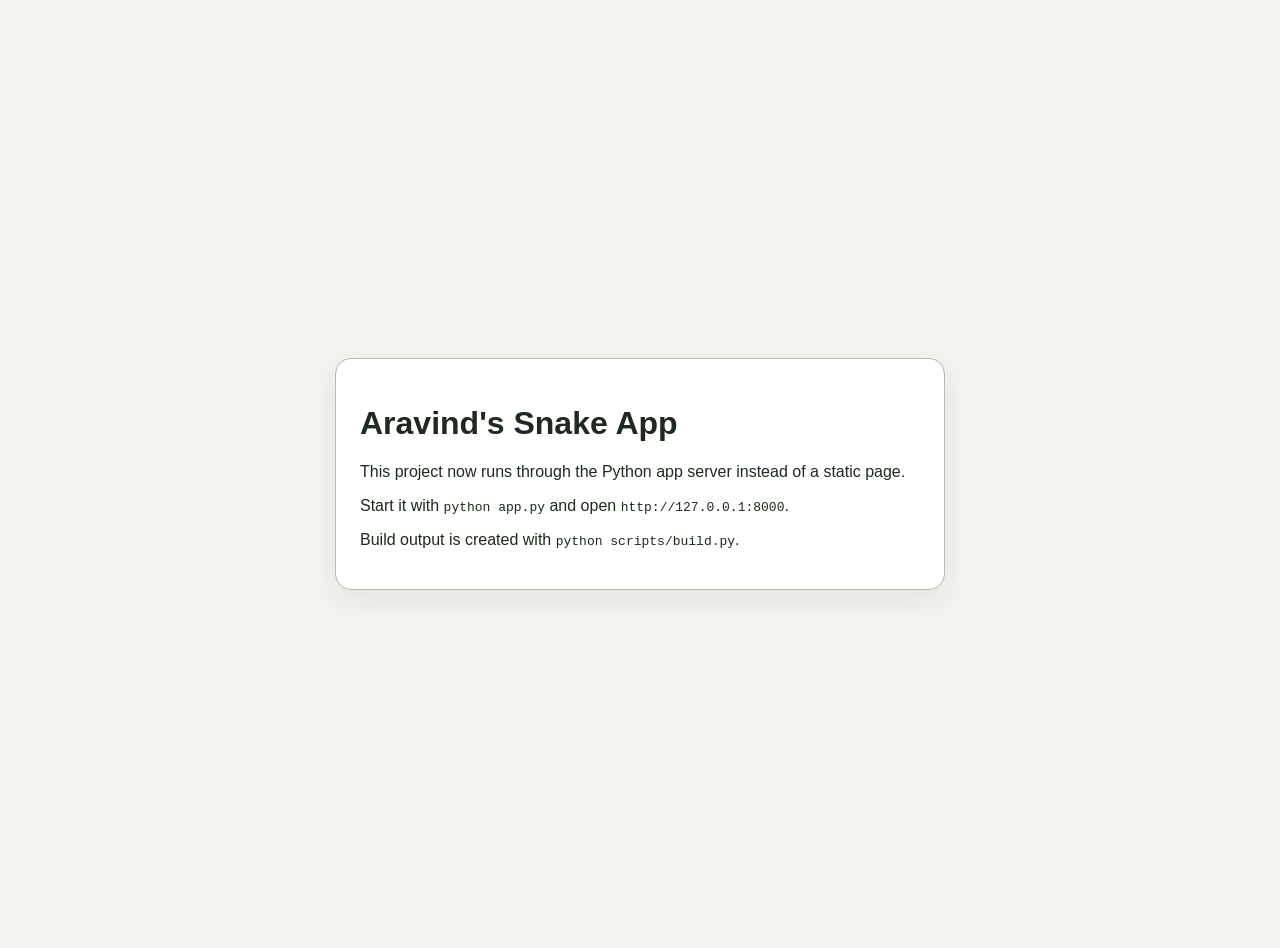
<file: index.html>
<!DOCTYPE html>
<html lang="en">
  <head>
    <meta charset="UTF-8" />
    <meta name="viewport" content="width=device-width, initial-scale=1.0" />
    <title>Aravind's Snake App</title>
    <style>
      body {
        margin: 0;
        min-height: 100vh;
        display: grid;
        place-items: center;
        padding: 24px;
        font-family: "Segoe UI", Tahoma, Geneva, Verdana, sans-serif;
        background: #f3f4ef;
        color: #1d2a1d;
      }

      main {
        width: min(100%, 560px);
        background: #ffffff;
        border: 1px solid #b5bcab;
        border-radius: 16px;
        padding: 24px;
        box-shadow: 0 10px 30px rgba(29, 42, 29, 0.08);
      }
    </style>
  </head>
  <body>
    <main>
      <h1>Aravind's Snake App</h1>
      <p>This project now runs through the Python app server instead of a static page.</p>
      <p>Start it with <code>python app.py</code> and open <code>http://127.0.0.1:8000</code>.</p>
      <p>Build output is created with <code>python scripts/build.py</code>.</p>
    </main>
  </body>
</html>
</file>
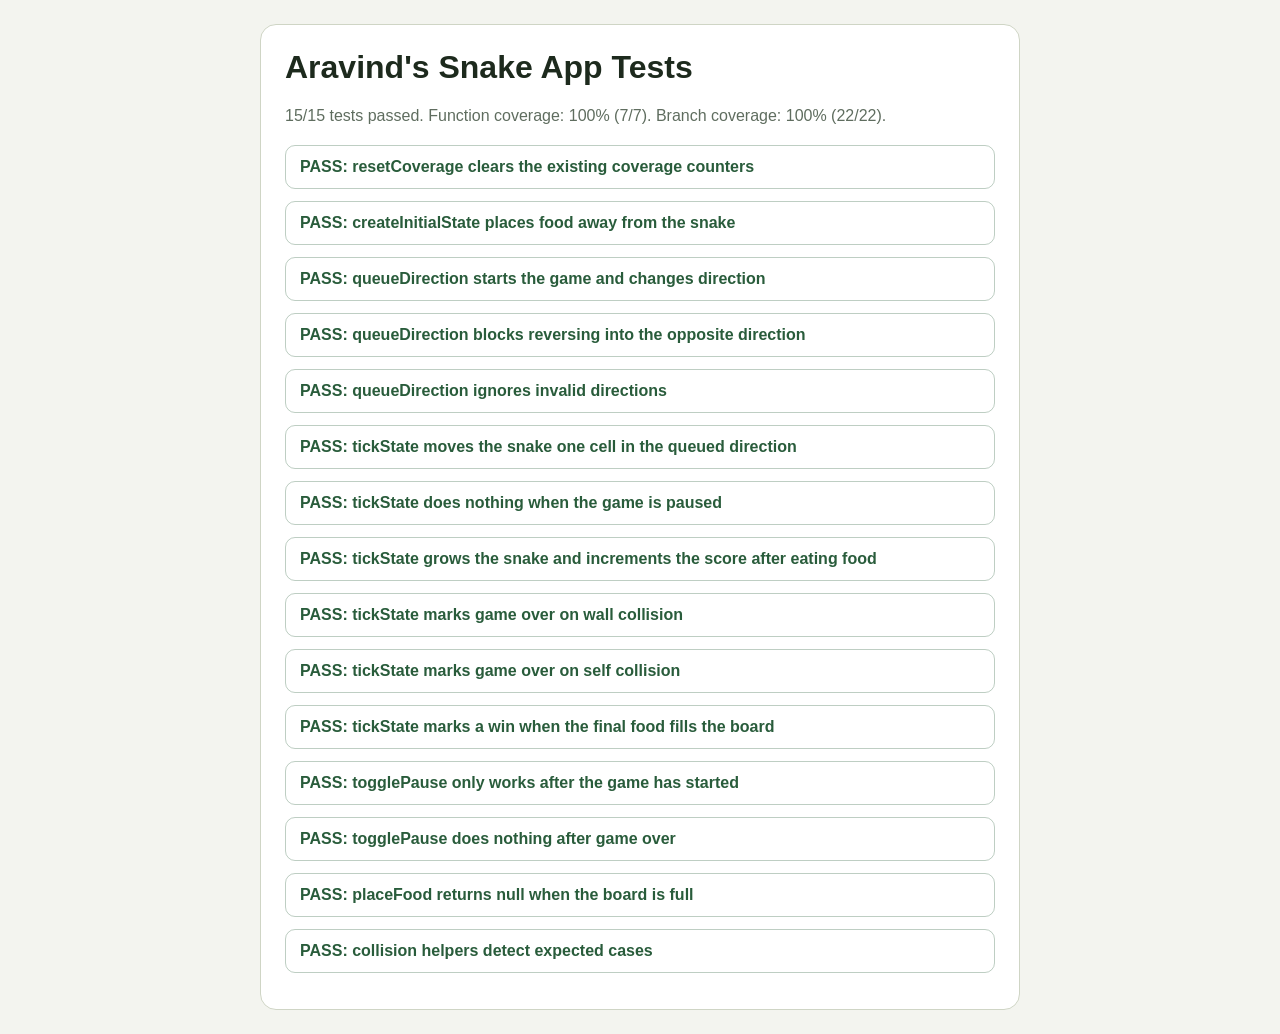
<file: tests/index.html>
<!DOCTYPE html>
<html lang="en">
  <head>
    <meta charset="UTF-8" />
    <meta name="viewport" content="width=device-width, initial-scale=1.0" />
    <title>Aravind's Snake App Tests</title>
    <style>
      :root {
        color-scheme: light;
        --bg: #f3f4ef;
        --panel: #ffffff;
        --text: #1d2a1d;
        --muted: #5f6d5f;
        --pass: #295c3b;
        --fail: #c84b31;
        --border: #cfd5c5;
      }

      * {
        box-sizing: border-box;
      }

      body {
        margin: 0;
        min-height: 100vh;
        padding: 24px;
        font-family: "Segoe UI", Tahoma, Geneva, Verdana, sans-serif;
        background: var(--bg);
        color: var(--text);
      }

      main {
        max-width: 760px;
        margin: 0 auto;
        background: var(--panel);
        border: 1px solid var(--border);
        border-radius: 16px;
        padding: 24px;
      }

      h1 {
        margin-top: 0;
      }

      .summary {
        color: var(--muted);
        margin-bottom: 20px;
      }

      .test-result {
        border: 1px solid var(--border);
        border-radius: 10px;
        padding: 12px 14px;
        margin-bottom: 12px;
      }

      .test-result.pass {
        border-color: rgba(41, 92, 59, 0.3);
      }

      .test-result.fail {
        border-color: rgba(200, 75, 49, 0.35);
      }

      .test-result strong {
        display: block;
      }

      .test-result.pass strong {
        color: var(--pass);
      }

      .test-result.fail strong {
        color: var(--fail);
      }

      code {
        font-family: Consolas, "Courier New", monospace;
      }
    </style>
  </head>
  <body>
    <main>
      <h1>Aravind's Snake App Tests</h1>
      <p id="summary" class="summary">Running tests...</p>
      <div id="results"></div>
    </main>
    <script type="module" src="./test-runner.js?v=20260409"></script>
  </body>
</html>
</file>
